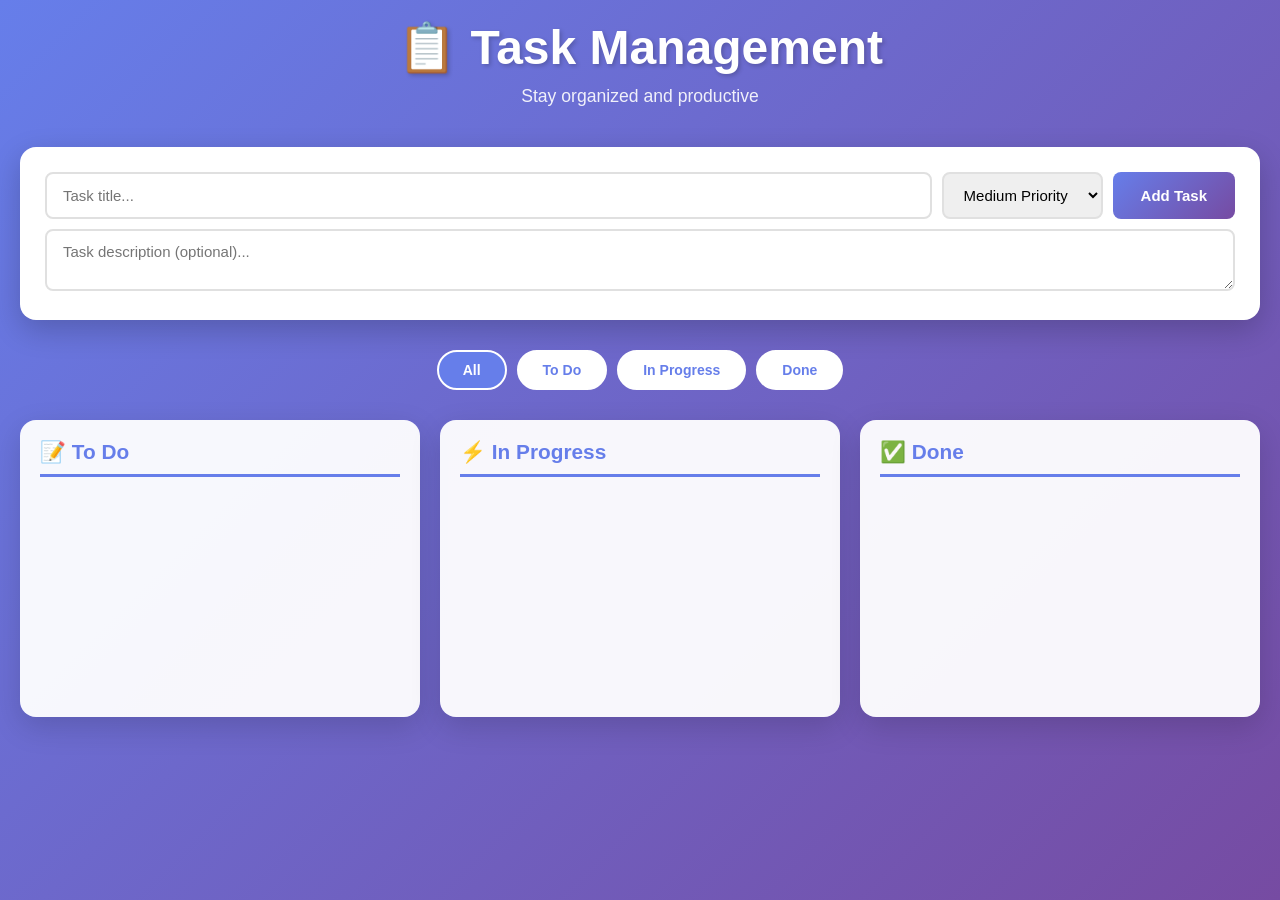
<file: frontend/index.html>
<!DOCTYPE html>
<html lang="en">
<head>
    <meta charset="UTF-8">
    <meta name="viewport" content="width=device-width, initial-scale=1.0">
    <title>Task Management System</title>
    <link rel="stylesheet" href="styles.css">
</head>
<body>
    <div class="container">
        <header>
            <h1>📋 Task Management</h1>
            <p class="subtitle">Stay organized and productive</p>
        </header>
<!-- testing jenkins trigger -->
        <div class="add-task-section">
            <form id="taskForm">
                <div class="form-row">
                    <input type="text" id="taskTitle" placeholder="Task title..." required>
                    <select id="taskPriority">
                        <option value="low">Low Priority</option>
                        <option value="medium" selected>Medium Priority</option>
                        <option value="high">High Priority</option>
                    </select>
                    <button type="submit" class="btn-primary">Add Task</button>
                </div>
                <textarea id="taskDescription" placeholder="Task description (optional)..." rows="2"></textarea>
            </form>
        </div>

        <div class="filters">
            <button class="filter-btn active" data-filter="all">All</button>
            <button class="filter-btn" data-filter="todo">To Do</button>
            <button class="filter-btn" data-filter="in-progress">In Progress</button>
            <button class="filter-btn" data-filter="done">Done</button>
        </div>

        <div class="tasks-container">
            <div class="task-column">
                <h2 class="column-title">📝 To Do</h2>
                <div id="todoTasks" class="task-list"></div>
            </div>
            <div class="task-column">
                <h2 class="column-title">⚡ In Progress</h2>
                <div id="inProgressTasks" class="task-list"></div>
            </div>
            <div class="task-column">
                <h2 class="column-title">✅ Done</h2>
                <div id="doneTasks" class="task-list"></div>
            </div>
        </div>
    </div>

    <div id="editModal" class="modal">
        <div class="modal-content">
            <span class="close">&times;</span>
            <h2>Edit Task</h2>
            <form id="editTaskForm">
                <input type="hidden" id="editTaskId">
                <input type="text" id="editTaskTitle" placeholder="Task title..." required>
                <textarea id="editTaskDescription" placeholder="Task description..." rows="3"></textarea>
                <select id="editTaskPriority">
                    <option value="low">Low Priority</option>
                    <option value="medium">Medium Priority</option>
                    <option value="high">High Priority</option>
                </select>
                <select id="editTaskStatus">
                    <option value="todo">To Do</option>
                    <option value="in-progress">In Progress</option>
                    <option value="done">Done</option>
                </select>
                <button type="submit" class="btn-primary">Update Task</button>
            </form>
        </div>
    </div>

    <script src="app.js"></script>
</body>
</html>
</file>
<file: frontend/styles.css>
* {
    margin: 0;
    padding: 0;
    box-sizing: border-box;
}

body {
    font-family: -apple-system, BlinkMacSystemFont, 'Segoe UI', Roboto, Oxygen, Ubuntu, Cantarell, sans-serif;
    background: linear-gradient(135deg, #667eea 0%, #764ba2 100%);
    min-height: 100vh;
    padding: 20px;
    color: #333;
}

.container {
    max-width: 1400px;
    margin: 0 auto;
}

header {
    text-align: center;
    color: white;
    margin-bottom: 40px;
}

header h1 {
    font-size: 3rem;
    margin-bottom: 10px;
    text-shadow: 2px 2px 4px rgba(0,0,0,0.2);
}

.subtitle {
    font-size: 1.1rem;
    opacity: 0.9;
}

.add-task-section {
    background: white;
    padding: 25px;
    border-radius: 16px;
    box-shadow: 0 10px 30px rgba(0,0,0,0.2);
    margin-bottom: 30px;
}

.form-row {
    display: flex;
    gap: 10px;
    margin-bottom: 10px;
}

input[type="text"],
textarea,
select {
    padding: 12px 16px;
    border: 2px solid #e0e0e0;
    border-radius: 8px;
    font-size: 15px;
    transition: all 0.3s;
    font-family: inherit;
}

input[type="text"]:focus,
textarea:focus,
select:focus {
    outline: none;
    border-color: #667eea;
    box-shadow: 0 0 0 3px rgba(102, 126, 234, 0.1);
}

#taskTitle {
    flex: 1;
}

#taskPriority {
    min-width: 160px;
}

#taskDescription {
    width: 100%;
    resize: vertical;
}

.btn-primary {
    background: linear-gradient(135deg, #667eea 0%, #764ba2 100%);
    color: white;
    border: none;
    padding: 12px 28px;
    border-radius: 8px;
    font-size: 15px;
    font-weight: 600;
    cursor: pointer;
    transition: all 0.3s;
    white-space: nowrap;
}

.btn-primary:hover {
    transform: translateY(-2px);
    box-shadow: 0 6px 20px rgba(102, 126, 234, 0.4);
}

.filters {
    display: flex;
    gap: 10px;
    margin-bottom: 30px;
    justify-content: center;
}

.filter-btn {
    padding: 10px 24px;
    background: white;
    border: 2px solid white;
    border-radius: 20px;
    font-size: 14px;
    font-weight: 600;
    cursor: pointer;
    transition: all 0.3s;
    color: #667eea;
}

.filter-btn:hover {
    transform: translateY(-2px);
    box-shadow: 0 4px 12px rgba(0,0,0,0.15);
}

.filter-btn.active {
    background: #667eea;
    color: white;
}

.tasks-container {
    display: grid;
    grid-template-columns: repeat(auto-fit, minmax(300px, 1fr));
    gap: 20px;
}

.task-column {
    background: rgba(255,255,255,0.95);
    padding: 20px;
    border-radius: 16px;
    box-shadow: 0 10px 30px rgba(0,0,0,0.15);
}

.column-title {
    font-size: 1.3rem;
    margin-bottom: 20px;
    color: #667eea;
    border-bottom: 3px solid #667eea;
    padding-bottom: 10px;
}

.task-list {
    min-height: 200px;
}

.task-card {
    background: white;
    border: 2px solid #e0e0e0;
    border-radius: 12px;
    padding: 16px;
    margin-bottom: 12px;
    transition: all 0.3s;
    cursor: pointer;
}

.task-card:hover {
    transform: translateY(-3px);
    box-shadow: 0 6px 20px rgba(0,0,0,0.1);
    border-color: #667eea;
}

.task-header {
    display: flex;
    justify-content: space-between;
    align-items: start;
    margin-bottom: 8px;
}

.task-title {
    font-size: 1.1rem;
    font-weight: 600;
    color: #333;
    flex: 1;
}

.priority-badge {
    padding: 4px 12px;
    border-radius: 12px;
    font-size: 12px;
    font-weight: 600;
    text-transform: uppercase;
    white-space: nowrap;
}

.priority-high {
    background: #fee;
    color: #c33;
}

.priority-medium {
    background: #fef3cd;
    color: #856404;
}

.priority-low {
    background: #d4edda;
    color: #155724;
}

.task-description {
    color: #666;
    font-size: 0.9rem;
    margin-bottom: 12px;
    line-height: 1.5;
}

.task-actions {
    display: flex;
    gap: 8px;
    justify-content: flex-end;
}

.btn-small {
    padding: 6px 14px;
    border: none;
    border-radius: 6px;
    font-size: 13px;
    font-weight: 600;
    cursor: pointer;
    transition: all 0.2s;
}

.btn-edit {
    background: #667eea;
    color: white;
}

.btn-delete {
    background: #ef4444;
    color: white;
}

.btn-small:hover {
    transform: scale(1.05);
    opacity: 0.9;
}

.task-meta {
    font-size: 0.8rem;
    color: #999;
    margin-top: 8px;
    border-top: 1px solid #eee;
    padding-top: 8px;
}

.modal {
    display: none;
    position: fixed;
    z-index: 1000;
    left: 0;
    top: 0;
    width: 100%;
    height: 100%;
    background: rgba(0,0,0,0.5);
    backdrop-filter: blur(4px);
}

.modal-content {
    background: white;
    margin: 5% auto;
    padding: 30px;
    border-radius: 16px;
    width: 90%;
    max-width: 500px;
    box-shadow: 0 20px 60px rgba(0,0,0,0.3);
    animation: slideIn 0.3s;
}

@keyframes slideIn {
    from {
        transform: translateY(-50px);
        opacity: 0;
    }
    to {
        transform: translateY(0);
        opacity: 1;
    }
}

.close {
    color: #aaa;
    float: right;
    font-size: 28px;
    font-weight: bold;
    cursor: pointer;
    transition: color 0.2s;
}

.close:hover {
    color: #333;
}

.modal-content h2 {
    color: #667eea;
    margin-bottom: 20px;
}

.modal-content input,
.modal-content textarea,
.modal-content select {
    width: 100%;
    margin-bottom: 15px;
}

.modal-content button {
    width: 100%;
}

.empty-state {
    text-align: center;
    padding: 40px 20px;
    color: #999;
}

.empty-state-icon {
    font-size: 3rem;
    margin-bottom: 10px;
}

@media (max-width: 768px) {
    header h1 {
        font-size: 2rem;
    }
    
    .form-row {
        flex-direction: column;
    }
    
    .tasks-container {
        grid-template-columns: 1fr;
    }
}
</file>
